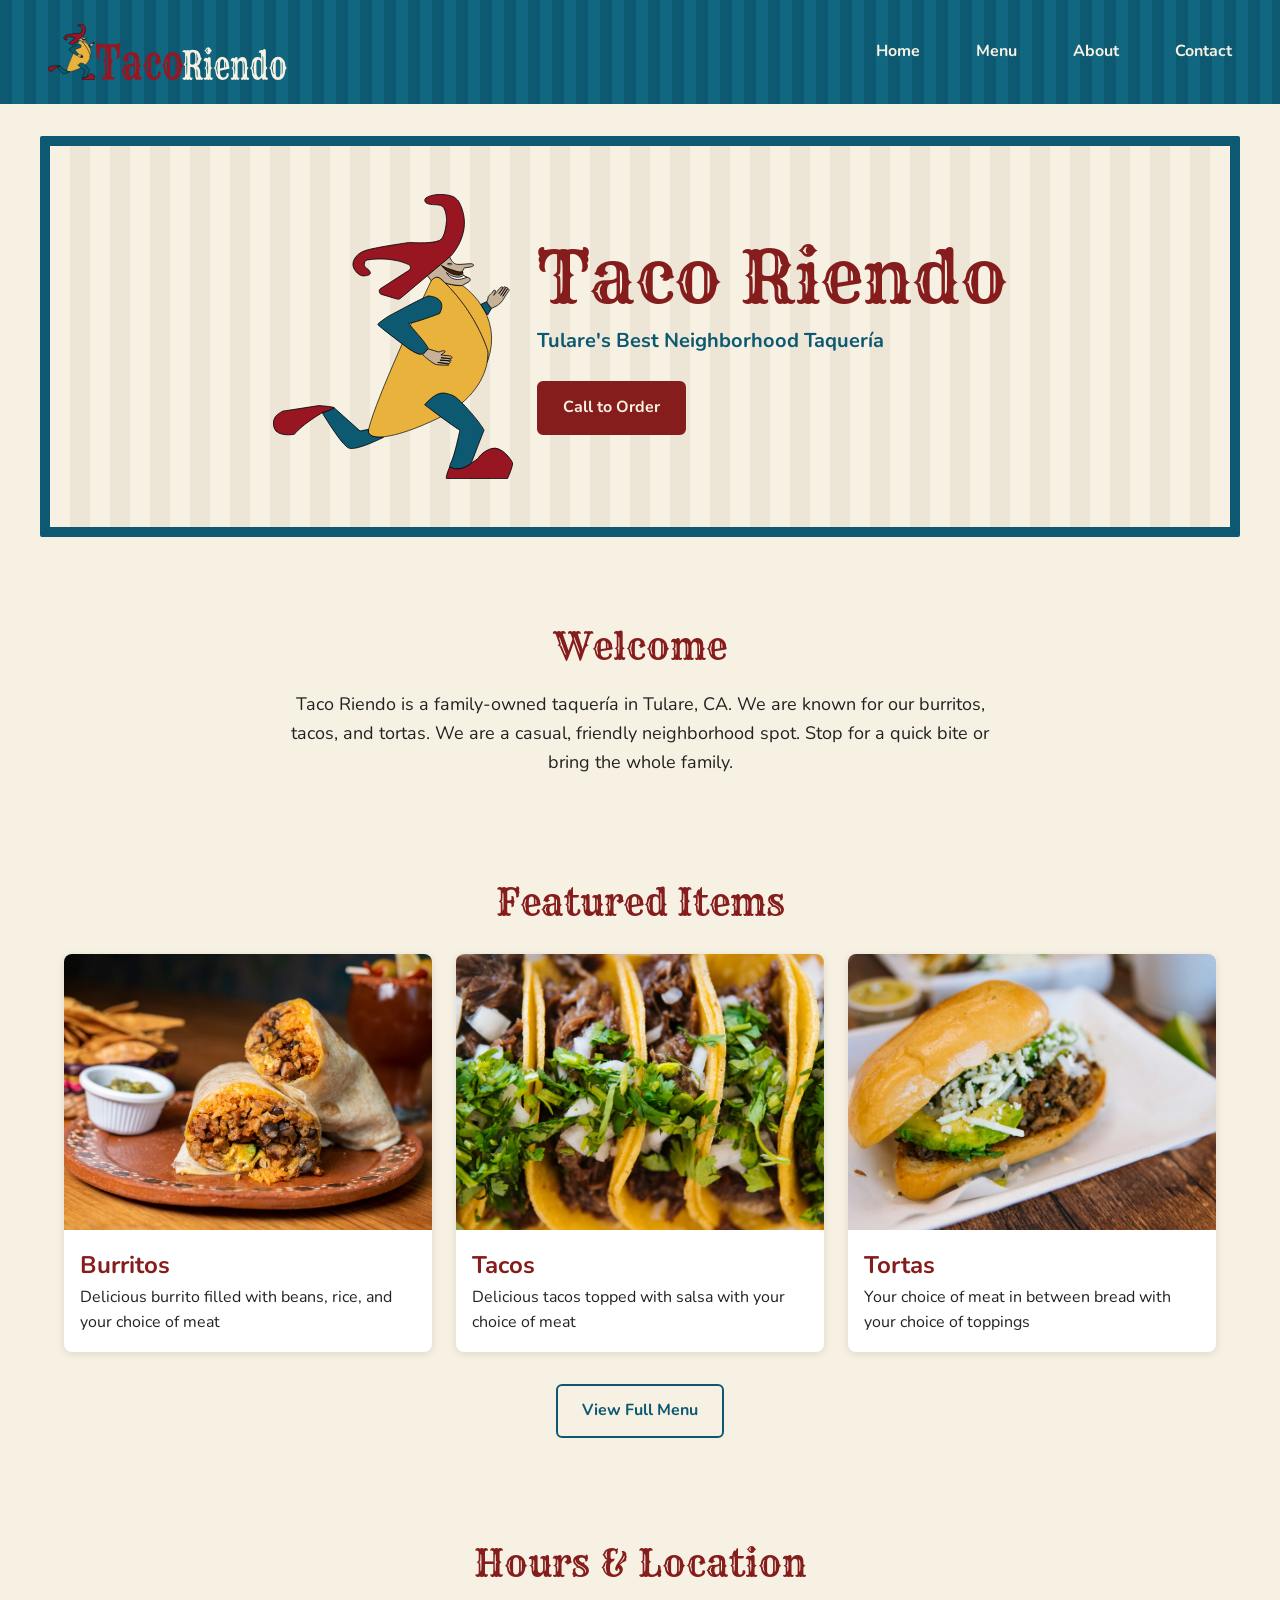
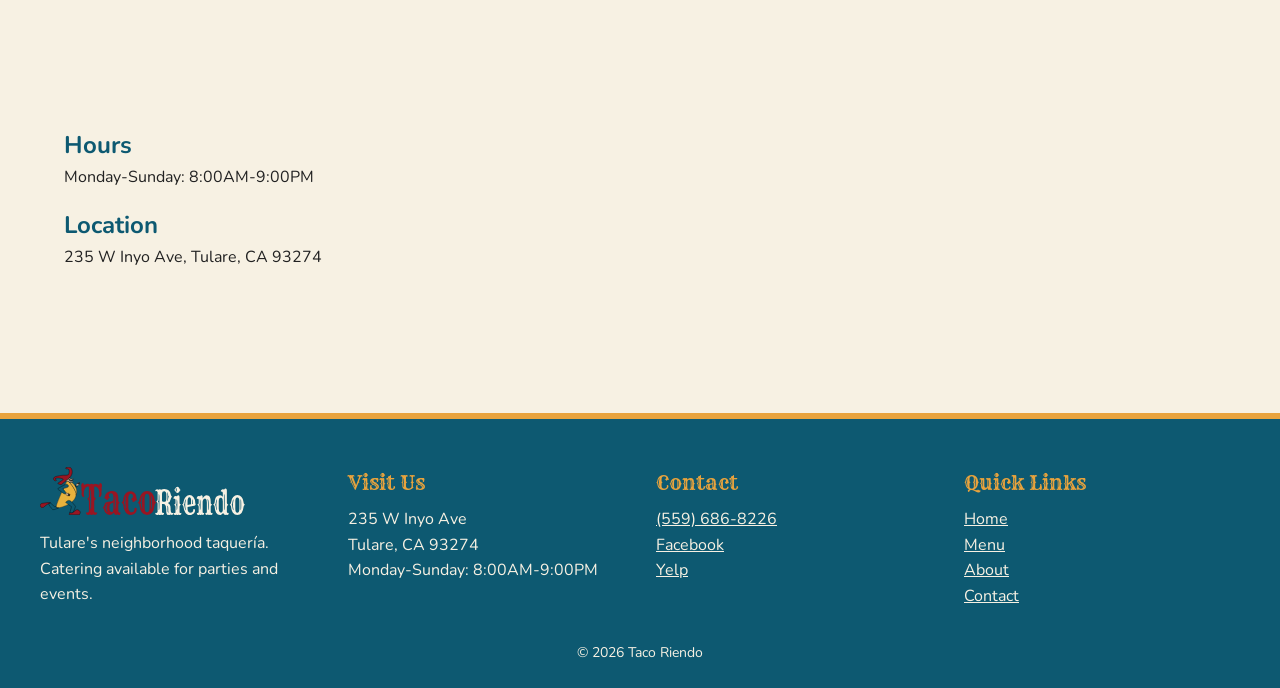
<file: index.html>
<!DOCTYPE html>
<html lang="en">

<head>
    <meta charset="UTF-8">
    <meta name="viewport" content="width=device-width, initial-scale=1.0">
    <title>Taco Riendo Taqueria in Tulare, CA</title>
    <link rel="preconnect" href="https://fonts.googleapis.com">
    <link rel="preconnect" href="https://fonts.gstatic.com" crossorigin>
    <link href="https://fonts.googleapis.com/css2?family=Nunito:wght@400;700&family=Rye&display=swap" rel="stylesheet">
    <link rel="stylesheet" href="css/styles.css">
</head>

<body>
    <!-- Header & Navigation -->
    <header>
        <nav>
            <a href="index.html"><img src="images/logo-light.svg" alt="Taco Riendo home"></a>
            <button class="hamburger" id="hamburger" aria-label="Toggle menu">
                &#9776;
            </button>
            <ul id="nav-menu">
                <li><a href="index.html">Home</a></li>
                <li><a href="menu.html">Menu</a></li>
                <li><a href="about.html">About</a></li>
                <li><a href="contact.html">Contact</a></li>
            </ul>
        </nav>
    </header>

    <!-- Main Content -->
    <main>
        <!--Hero-->
        <section id="hero">
            <img src="images/mascot.svg" alt="Taco Riendo Mascot Logo">
            <div class="hero-text">
                <h1>Taco Riendo</h1>
                <p>Tulare's Best Neighborhood Taquería</p>
                <a href="tel:5596868226" class="btn btn-primary">Call to Order</a>
            </div>
        </section>
        <!--Welcome-->
        <section id="welcome">
            <h2>Welcome</h2>
            <p>Taco Riendo is a family-owned taquería in Tulare, CA. We are
                known for our burritos, tacos, and tortas. We are a casual, friendly neighborhood spot. Stop for
                a quick bite or bring the whole family.
            </p>
        </section>
        <!--Featured Items-->
        <section id="featured">
            <h2>Featured Items</h2>
            <div class="featured-grid">
                <article class="featured-item">
                    <img src="images/burritos.jpg" alt="Burrito cut in half placed on a plate">
                    <h3>Burritos</h3>
                    <p>Delicious burrito filled with beans, rice, and your choice of meat</p>
                </article>
                <article class="featured-item">
                    <img src="images/tacos.jpg" alt="Tacos on a plate">
                    <h3>Tacos</h3>
                    <p>Delicious tacos topped with salsa with your choice of meat</p>
                </article>
                <article class="featured-item">
                    <img src="images/tortas.jpg" alt="Torta on a plate">
                    <h3>Tortas</h3>
                    <p>Your choice of meat in between bread with your choice of toppings</p>
                </article>
            </div>
            <a href="menu.html" class="btn btn-secondary">View Full Menu</a>
        </section>
        <!--Hours & Location-->
        <section id="hours-location">
            <h2>Hours & Location</h2>
            <div class="location-grid">
                <div class="location-info">
                    <h3>Hours</h3>
                    <ul>
                        <li>Monday-Sunday: 8:00AM-9:00PM</li>
                    </ul>
                    <h3>Location</h3>
                    <address>235 W Inyo Ave, Tulare, CA 93274</address>
                </div>
                <iframe
                    src="https://www.google.com/maps/embed?pb=!1m18!1m12!1m3!1d3219.437566688257!2d-119.35326662268972!3d36.204558072422294!2m3!1f0!2f0!3f0!3m2!1i1024!2i768!4f13.1!3m3!1m2!1s0x80952ba05bc8403f%3A0xa2f4624fd4c46712!2s235%20W%20Inyo%20Ave%2C%20Tulare%2C%20CA%2093274!5e0!3m2!1sen!2sus!4v1794469017906!5m2!1sen!2sus"
                    width="600" height="450" allowfullscreen="" loading="lazy"
                    referrerpolicy="strict-origin-when-cross-origin" title="Map of Taco Riendo"></iframe>
            </div>
        </section>
    </main>

    <!-- Footer -->
    <footer>
        <div class="footer-grid">
            <div class="footer-col">
                <img src="images/logo-light.svg" alt="Taco Riendo" class="footer-logo">
                <p>Tulare's neighborhood taquería. Catering available for parties and events.</p>
            </div>
            <div class="footer-col">
                <h2>Visit Us</h2>
                <address>235 W Inyo Ave<br>Tulare, CA 93274</address>
                <p>Monday-Sunday: 8:00AM-9:00PM</p>
            </div>
            <div class="footer-col">
                <h2>Contact</h2>
                <p><a href="tel:5596868226">(559) 686-8226</a> </p>
                <ul>
                    <li><a href="https://www.facebook.com/tacoriendo.tulare/">Facebook</a></li>
                    <li><a href="https://www.yelp.com/biz/taco-riendo-tulare">Yelp</a></li>
                </ul>
            </div>
            <nav class="footer-col" aria-label="Footer Navigation">
                <h2>Quick Links</h2>
                <ul>
                    <li><a href="index.html">Home</a></li>
                    <li><a href="menu.html">Menu</a></li>
                    <li><a href="about.html">About</a></li>
                    <li><a href="contact.html">Contact</a></li>
                </ul>
            </nav>
        </div>
        <p class="copyright">&copy; 2026 Taco Riendo</p>
    </footer>
    <script src="js/script.js"></script>
</body>

</html>
</file>
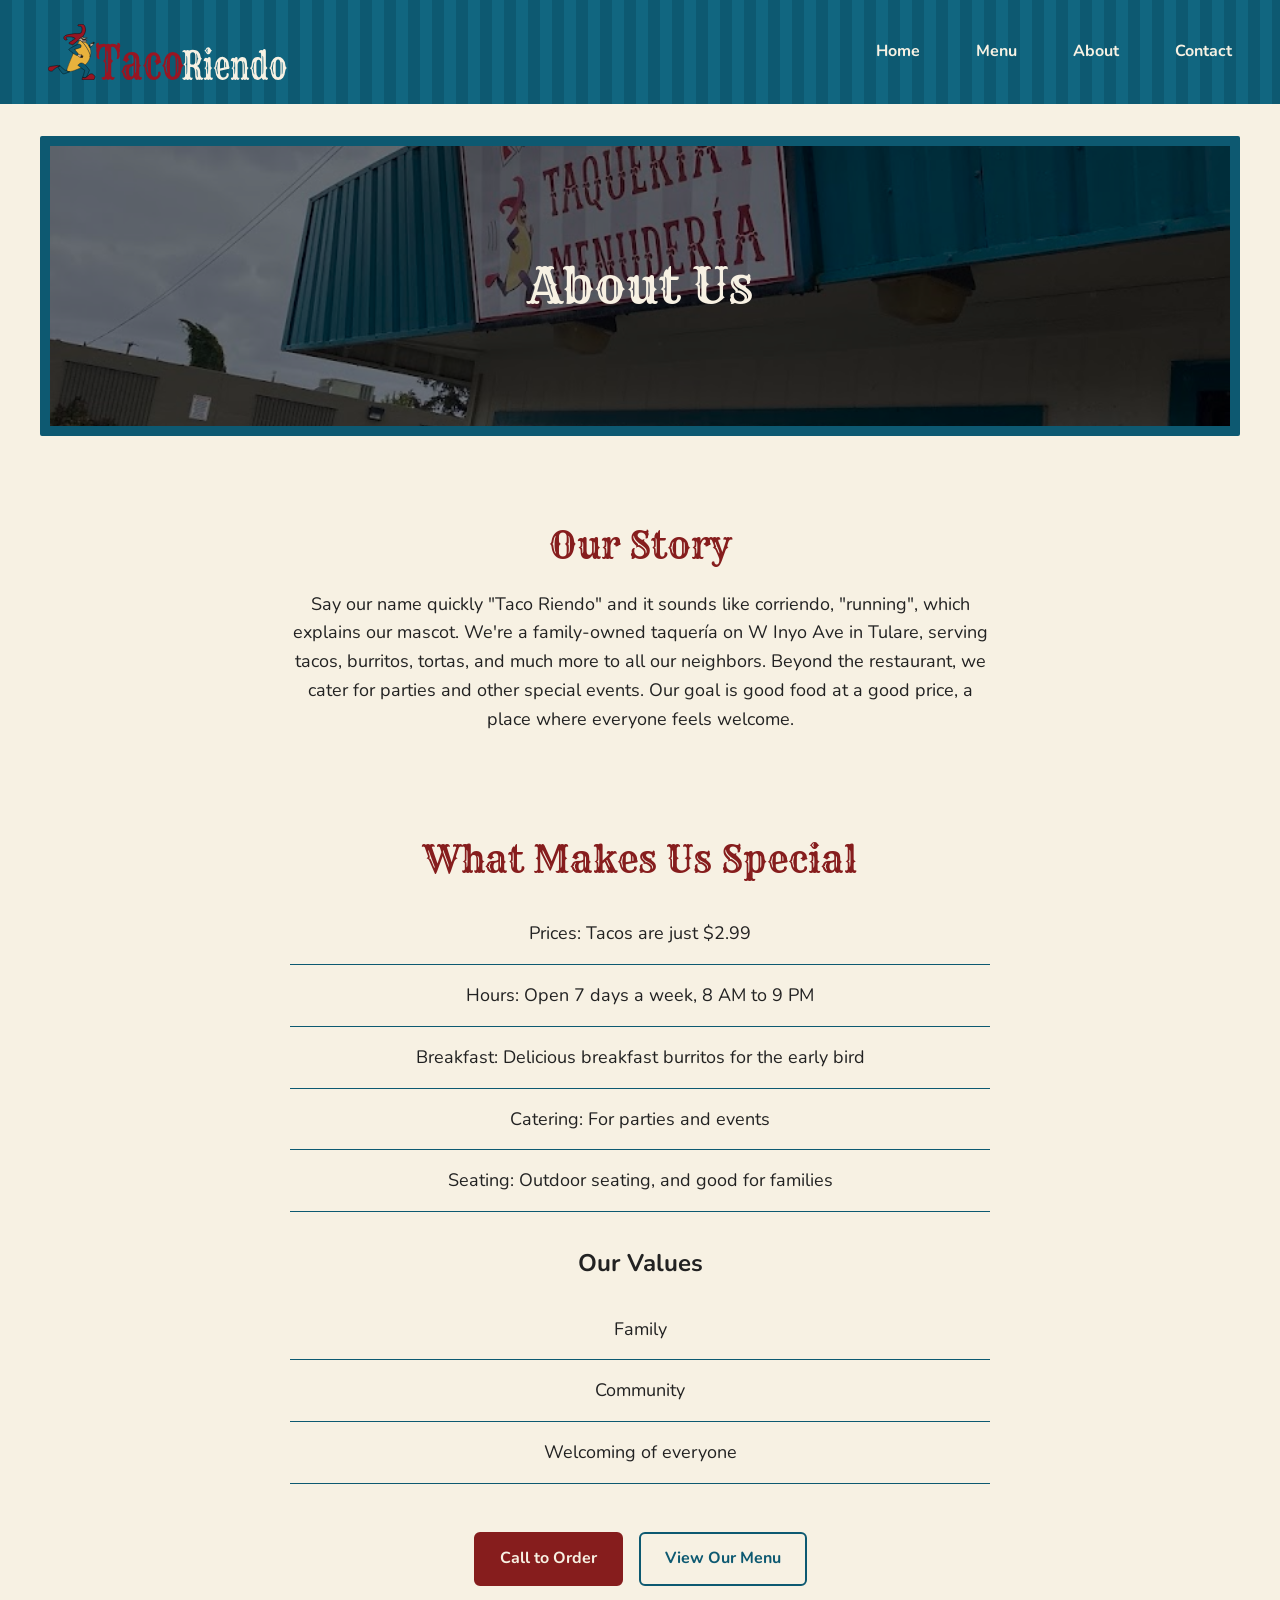
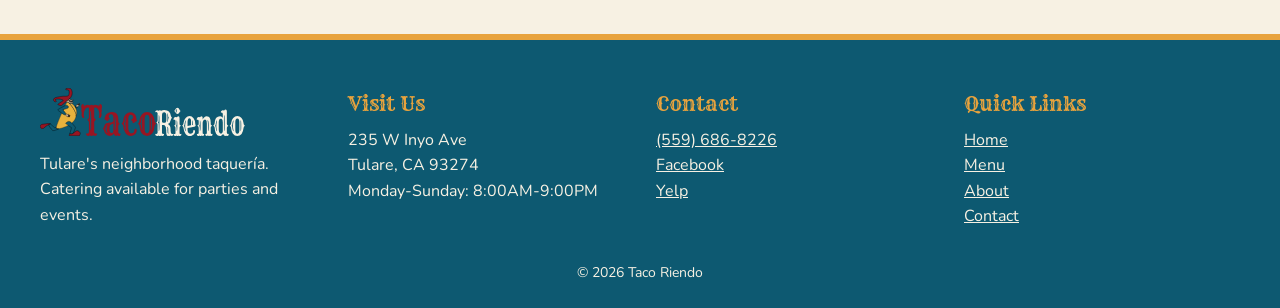
<file: about.html>
<!DOCTYPE html>
<html lang="en">

<head>
    <meta charset="UTF-8">
    <meta name="viewport" content="width=device-width, initial-scale=1.0">
    <title>About Us, Taco Riendo</title>
    <link rel="preconnect" href="https://fonts.googleapis.com">
    <link rel="preconnect" href="https://fonts.gstatic.com" crossorigin>
    <link href="https://fonts.googleapis.com/css2?family=Nunito:wght@400;700&family=Rye&display=swap" rel="stylesheet">
    <link rel="stylesheet" href="css/styles.css">
</head>

<body>
    <!-- Header & Navigation -->
    <header>
        <nav>
            <a href="index.html"><img src="images/logo-light.svg" alt="Taco Riendo home"></a>
            <button class="hamburger" id="hamburger" aria-label="Toggle menu">
                &#9776;
            </button>
            <ul id="nav-menu">
                <li><a href="index.html">Home</a></li>
                <li><a href="menu.html">Menu</a></li>
                <li><a href="about.html">About</a></li>
                <li><a href="contact.html">Contact</a></li>
            </ul>
        </nav>
    </header>

    <!-- Main Content -->
    <main>
        <!--Page Header-->
        <section id="page-header" class="photo-header">
            <h1>About Us</h1>
            <img src="images/storefront.jpg" alt="Taco Riendo Storefront">
        </section>
        <!--Our Story-->
        <section id="our-story">
            <h2>Our Story</h2>
            <p>Say our name quickly "Taco Riendo" and it sounds like corriendo, "running", which explains our mascot.
                We're a family-owned taquería on W Inyo Ave in Tulare, serving tacos, burritos, tortas, and much more
                to all our neighbors. Beyond the restaurant, we cater for parties and other
                special events. Our goal is good food at a good price, a place where everyone feels welcome.</p>
        </section>
        <!--What makes us special-->
        <section id="special">
            <h2>What Makes Us Special</h2>
            <ul>
                <li>Prices: Tacos are just $2.99</li>
                <li>Hours: Open 7 days a week, 8 AM to 9 PM</li>
                <li>Breakfast: Delicious breakfast burritos for the early bird</li>
                <li>Catering: For parties and events</li>
                <li>Seating: Outdoor seating, and good for families</li>
            </ul>
            <h3>Our Values</h3>
            <ul>
                <li>Family</li>
                <li>Community</li>
                <li>Welcoming of everyone</li>
            </ul>
        </section>
        <!--Call To Action-->
        <div id="about-cta">
            <a href="tel:5596868226" class="btn btn-primary">Call to Order</a>
            <a href="menu.html" class="btn btn-secondary">View Our Menu</a>
        </div>
    </main>

    <!-- Footer -->
    <footer>
        <div class="footer-grid">
            <div class="footer-col">
                <img src="images/logo-light.svg" alt="Taco Riendo" class="footer-logo">
                <p>Tulare's neighborhood taquería. Catering available for parties and events.</p>
            </div>
            <div class="footer-col">
                <h2>Visit Us</h2>
                <address>235 W Inyo Ave<br>Tulare, CA 93274</address>
                <p>Monday-Sunday: 8:00AM-9:00PM</p>
            </div>
            <div class="footer-col">
                <h2>Contact</h2>
                <p><a href="tel:5596868226">(559) 686-8226</a> </p>
                <ul>
                    <li><a href="https://www.facebook.com/tacoriendo.tulare/">Facebook</a></li>
                    <li><a href="https://www.yelp.com/biz/taco-riendo-tulare">Yelp</a></li>
                </ul>
            </div>
            <nav class="footer-col" aria-label="Footer Navigation">
                <h2>Quick Links</h2>
                <ul>
                    <li><a href="index.html">Home</a></li>
                    <li><a href="menu.html">Menu</a></li>
                    <li><a href="about.html">About</a></li>
                    <li><a href="contact.html">Contact</a></li>
                </ul>
            </nav>
        </div>
        <p class="copyright">&copy; 2026 Taco Riendo</p>
    </footer>
    <script src="js/script.js"></script>
</body>

</html>
</file>
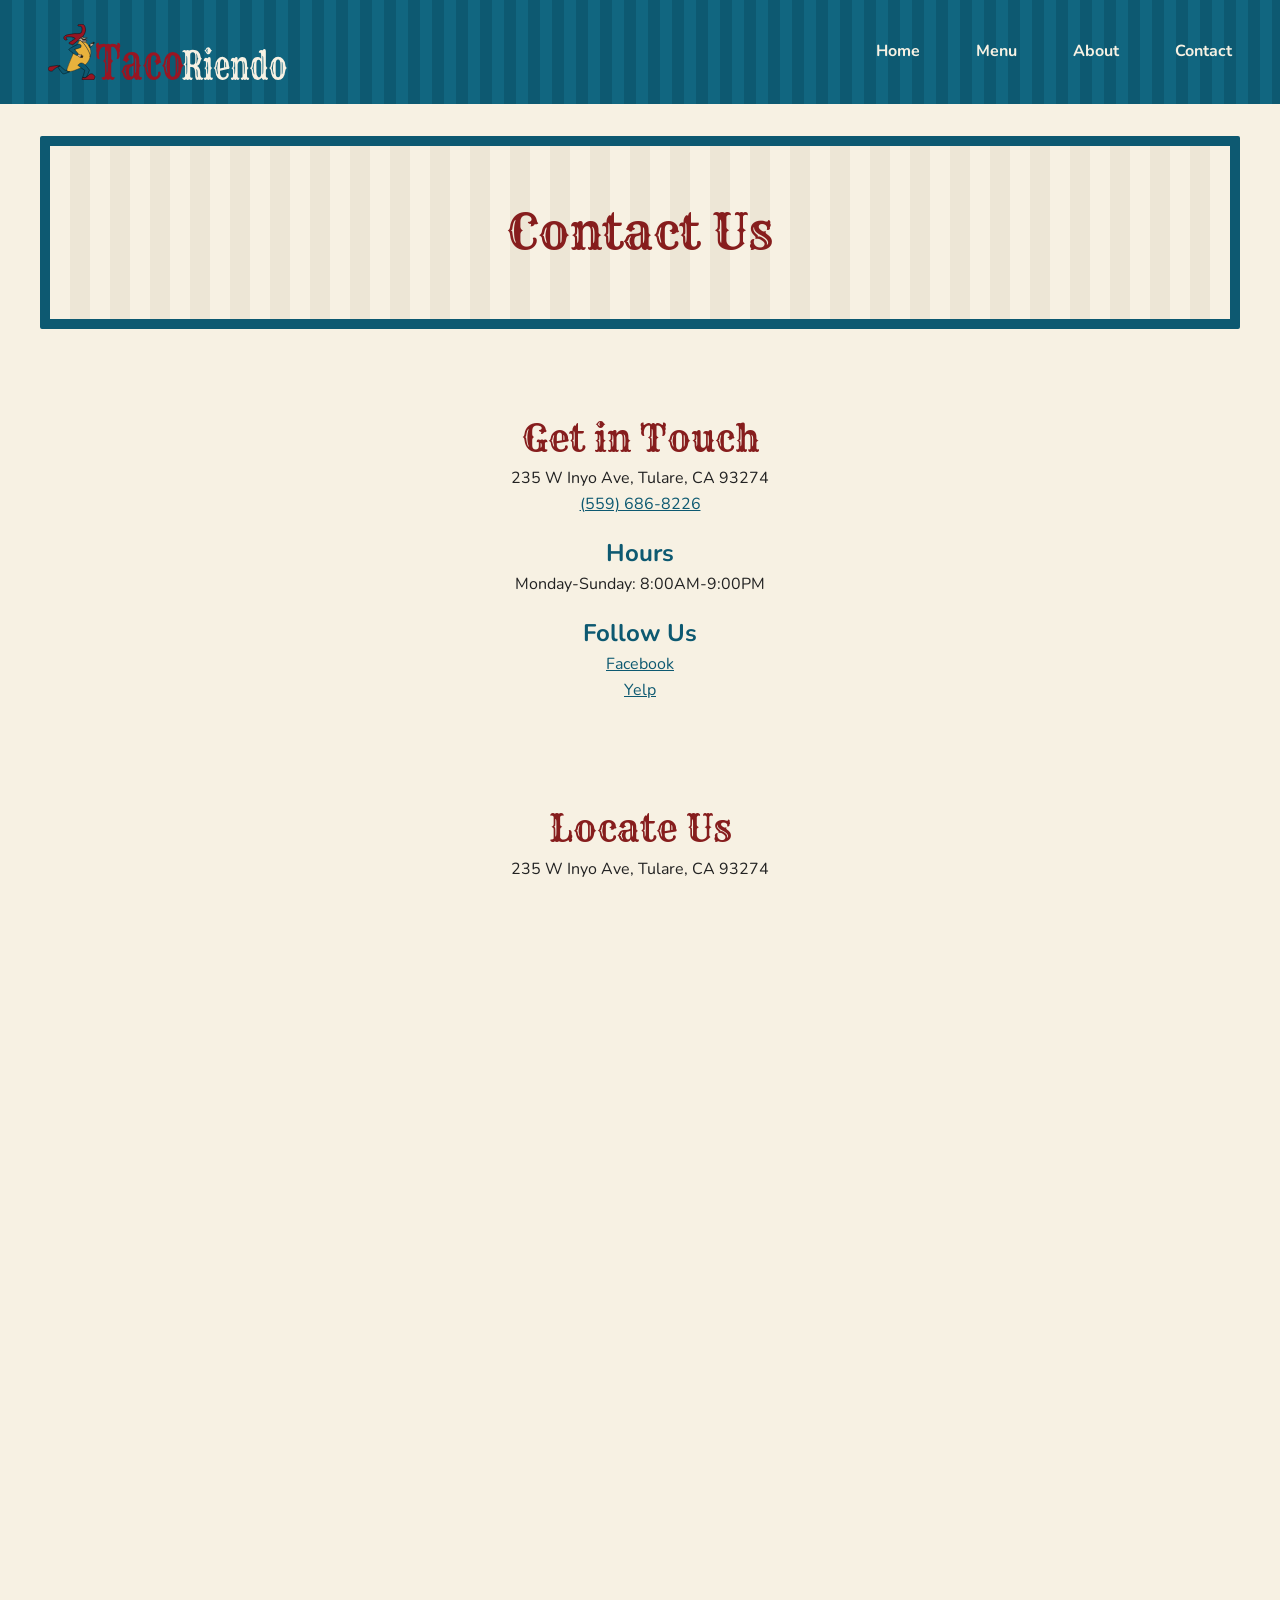
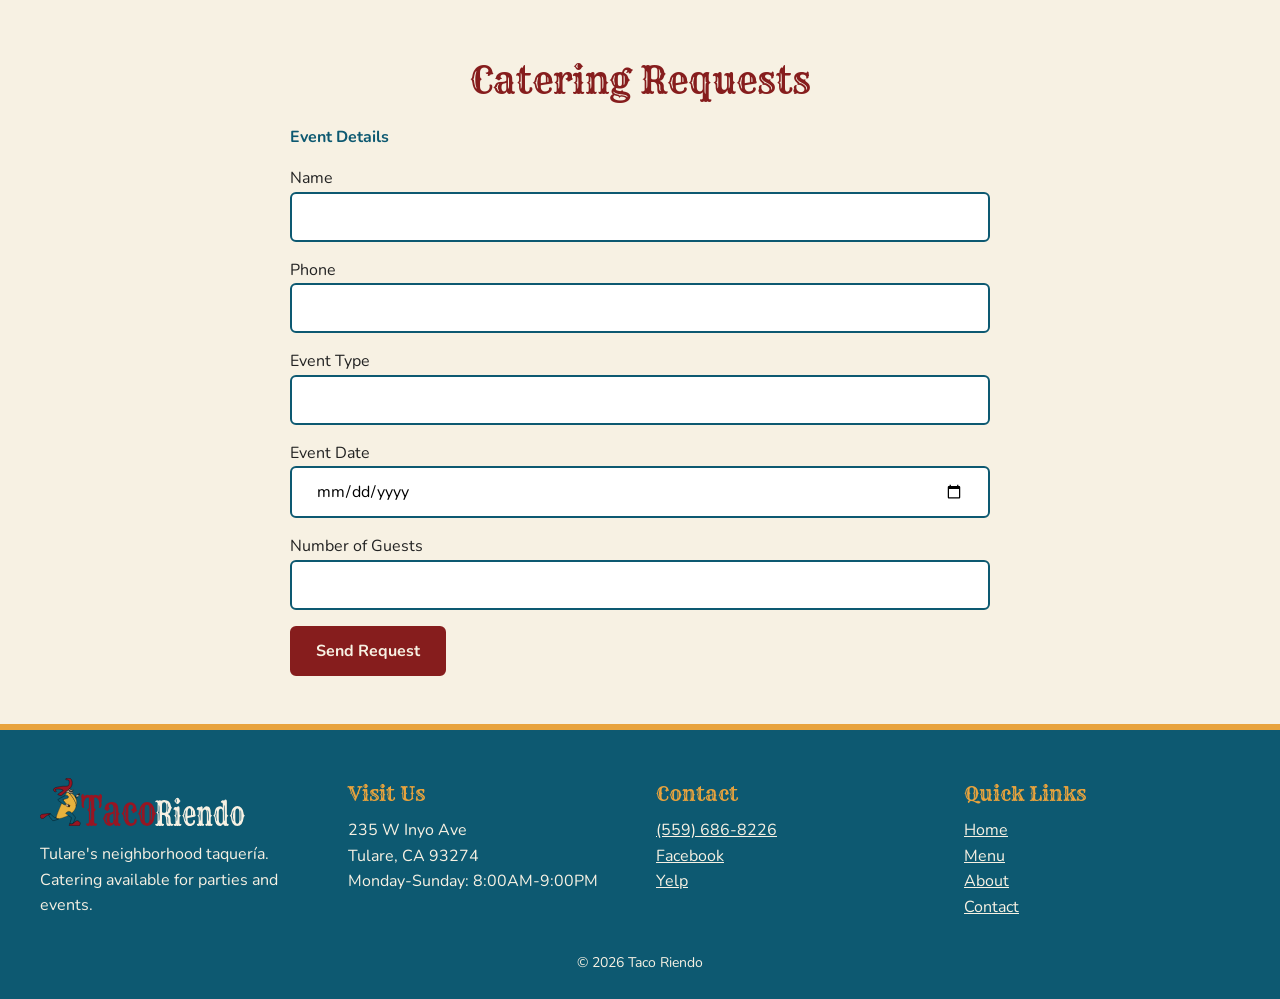
<file: contact.html>
<!DOCTYPE html>
<html lang="en">

<head>
    <meta charset="UTF-8">
    <meta name="viewport" content="width=device-width, initial-scale=1.0">
    <title>Contact, Taco Riendo</title>
    <link rel="preconnect" href="https://fonts.googleapis.com">
    <link rel="preconnect" href="https://fonts.gstatic.com" crossorigin>
    <link href="https://fonts.googleapis.com/css2?family=Nunito:wght@400;700&family=Rye&display=swap" rel="stylesheet">
    <link rel="stylesheet" href="css/styles.css">
</head>

<body>
    <!-- Header & Navigation -->
    <header>
        <nav>
            <a href="index.html"><img src="images/logo-light.svg" alt="Taco Riendo home"></a>
            <button class="hamburger" id="hamburger" aria-label="Toggle menu">
                &#9776;
            </button>
            <ul id="nav-menu">
                <li><a href="index.html">Home</a></li>
                <li><a href="menu.html">Menu</a></li>
                <li><a href="about.html">About</a></li>
                <li><a href="contact.html">Contact</a></li>
            </ul>
        </nav>
    </header>

    <!-- Main Content -->
    <main>
        <!--Page Header-->
        <section id="page-header">
            <h1>Contact Us</h1>
        </section>
        <!--Contact Info-->
        <section id="contact-info">
            <h2>Get in Touch</h2>
            <address>
                235 W Inyo Ave, Tulare, CA 93274<br>
                <a href="tel:5596868226">(559) 686-8226</a>
            </address>
            <h3>Hours</h3>
            <ul>
                <li>Monday-Sunday: 8:00AM-9:00PM</li>
            </ul>
            <h3>Follow Us</h3>
            <ul>
                <li><a href="https://www.facebook.com/tacoriendo.tulare/">Facebook</a></li>
                <li><a href="https://www.yelp.com/biz/taco-riendo-tulare">Yelp</a></li>
            </ul>
        </section>
        <!--Map-->
        <section id="map">
            <h2>Locate Us</h2>
            <address>235 W Inyo Ave, Tulare, CA 93274</address>
            <iframe
                src="https://www.google.com/maps/embed?pb=!1m18!1m12!1m3!1d3219.437566688257!2d-119.35326662268972!3d36.204558072422294!2m3!1f0!2f0!3f0!3m2!1i1024!2i768!4f13.1!3m3!1m2!1s0x80952ba05bc8403f%3A0xa2f4624fd4c46712!2s235%20W%20Inyo%20Ave%2C%20Tulare%2C%20CA%2093274!5e0!3m2!1sen!2sus!4v1794469017906!5m2!1sen!2sus"
                width="600" height="450" allowfullscreen="" loading="lazy"
                referrerpolicy="strict-origin-when-cross-origin" title="Map of Taco Riendo"></iframe>
        </section>
        <!--Catering Form-->
        <section id="catering">
            <h2>Catering Requests</h2>
            <form>
                <fieldset>
                    <legend>Event Details</legend>
                    <label for="name">Name</label>
                    <input type="text" id="name" name="name" required>
                    <label for="phone">Phone</label>
                    <input type="tel" id="phone" name="phone" required>
                    <label for="event-type">Event Type</label>
                    <input type="text" id="event-type" name="event-type" required>
                    <label for="event-date">Event Date</label>
                    <input type="date" id="event-date" name="event-date" required>
                    <label for="guests">Number of Guests</label>
                    <input type="number" id="guests" name="guests" required>
                    <button type="submit" class="btn btn-primary">Send Request</button>
                </fieldset>
            </form>
        </section>
    </main>

    <!-- Footer -->
    <footer>
        <div class="footer-grid">
            <div class="footer-col">
                <img src="images/logo-light.svg" alt="Taco Riendo" class="footer-logo">
                <p>Tulare's neighborhood taquería. Catering available for parties and events.</p>
            </div>
            <div class="footer-col">
                <h2>Visit Us</h2>
                <address>235 W Inyo Ave<br>Tulare, CA 93274</address>
                <p>Monday-Sunday: 8:00AM-9:00PM</p>
            </div>
            <div class="footer-col">
                <h2>Contact</h2>
                <p><a href="tel:5596868226">(559) 686-8226</a> </p>
                <ul>
                    <li><a href="https://www.facebook.com/tacoriendo.tulare/">Facebook</a></li>
                    <li><a href="https://www.yelp.com/biz/taco-riendo-tulare">Yelp</a></li>
                </ul>
            </div>
            <nav class="footer-col" aria-label="Footer Navigation">
                <h2>Quick Links</h2>
                <ul>
                    <li><a href="index.html">Home</a></li>
                    <li><a href="menu.html">Menu</a></li>
                    <li><a href="about.html">About</a></li>
                    <li><a href="contact.html">Contact</a></li>
                </ul>
            </nav>
        </div>
        <p class="copyright">&copy; 2026 Taco Riendo</p>
    </footer>
    <script src="js/script.js"></script>
</body>

</html>
</file>
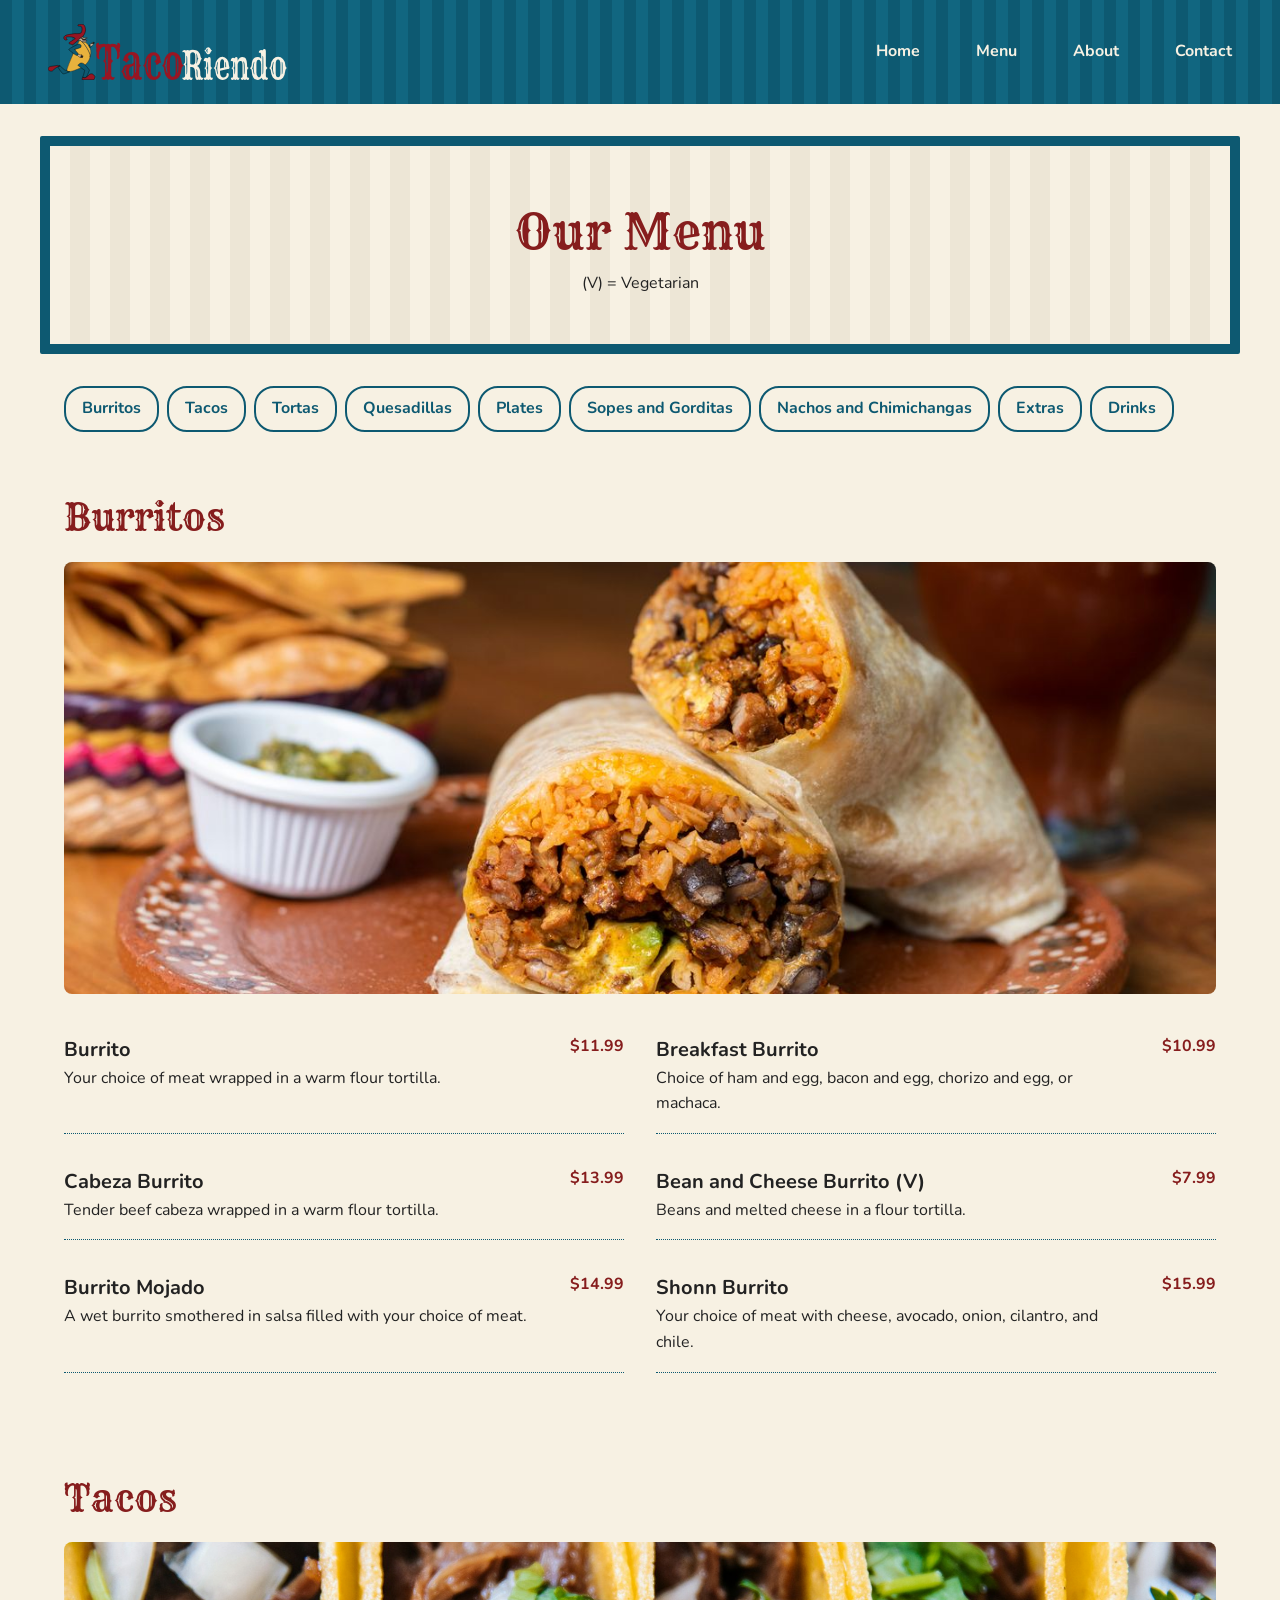
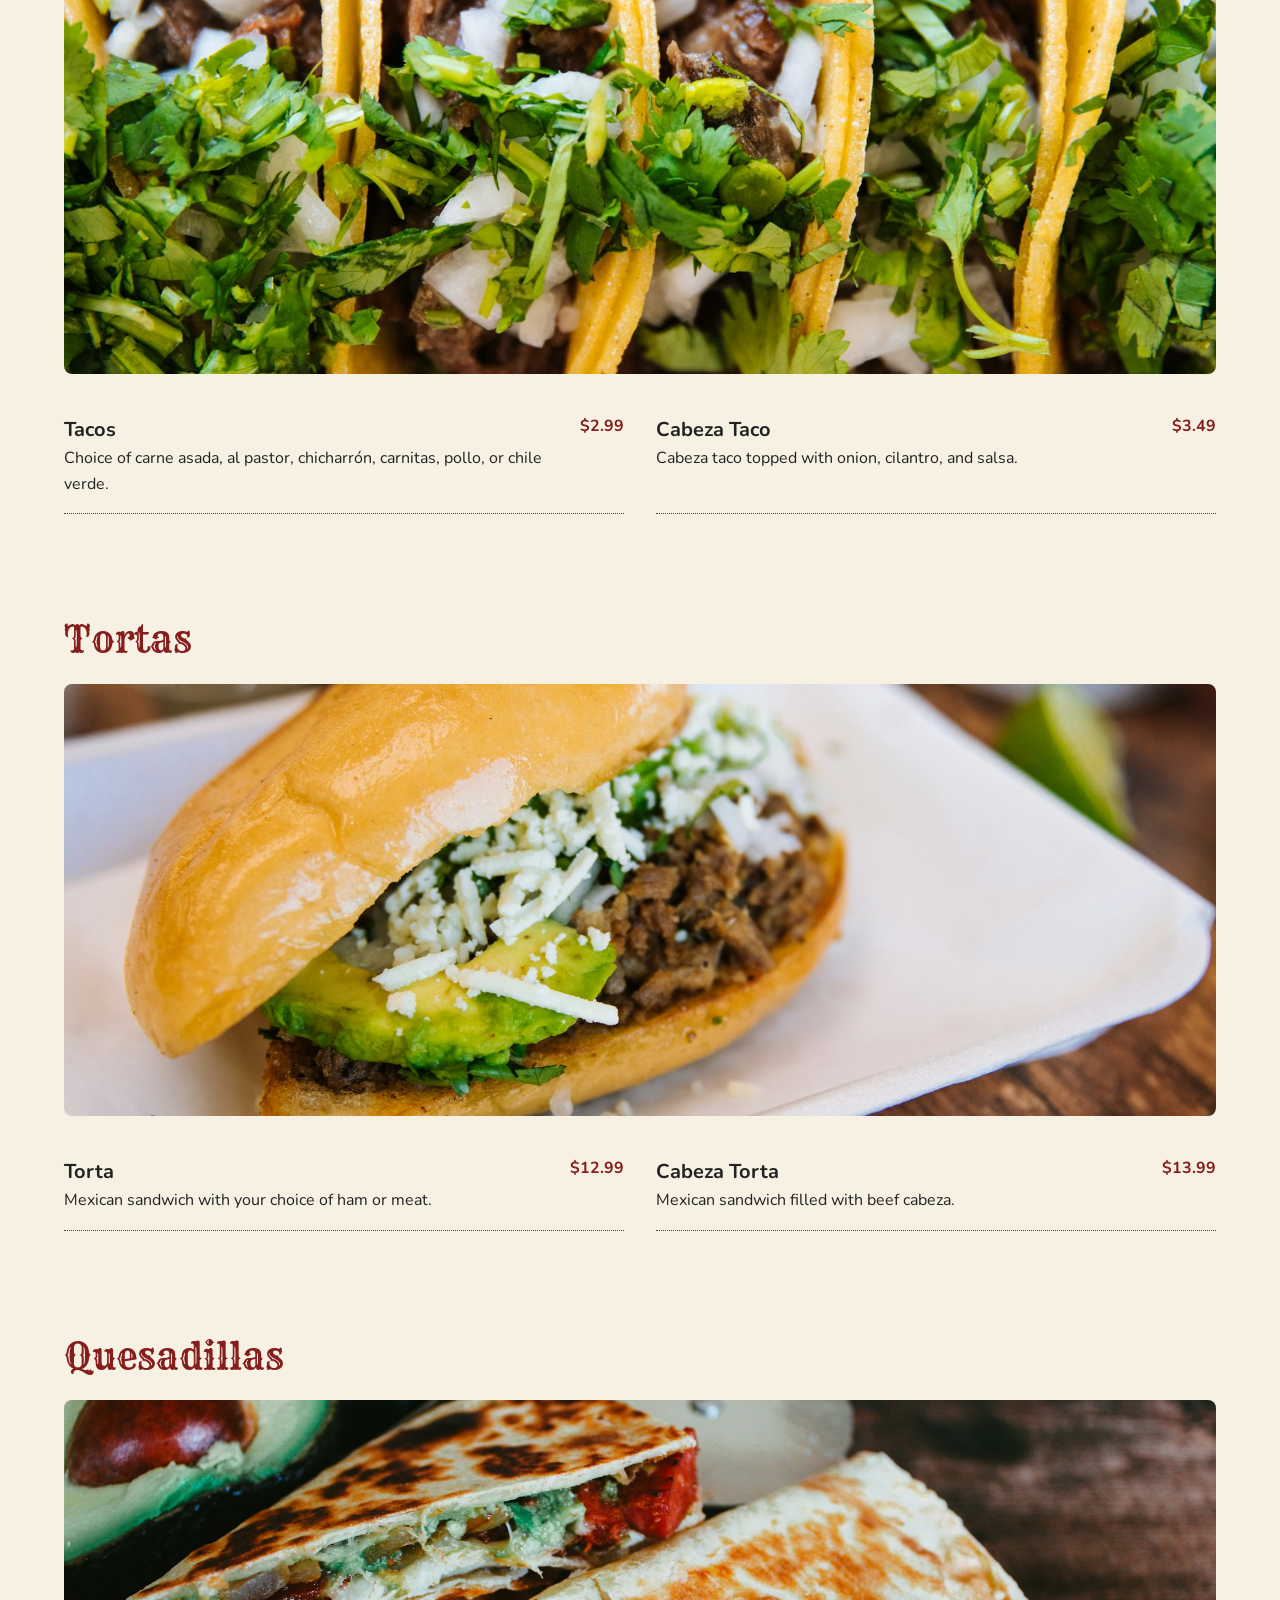
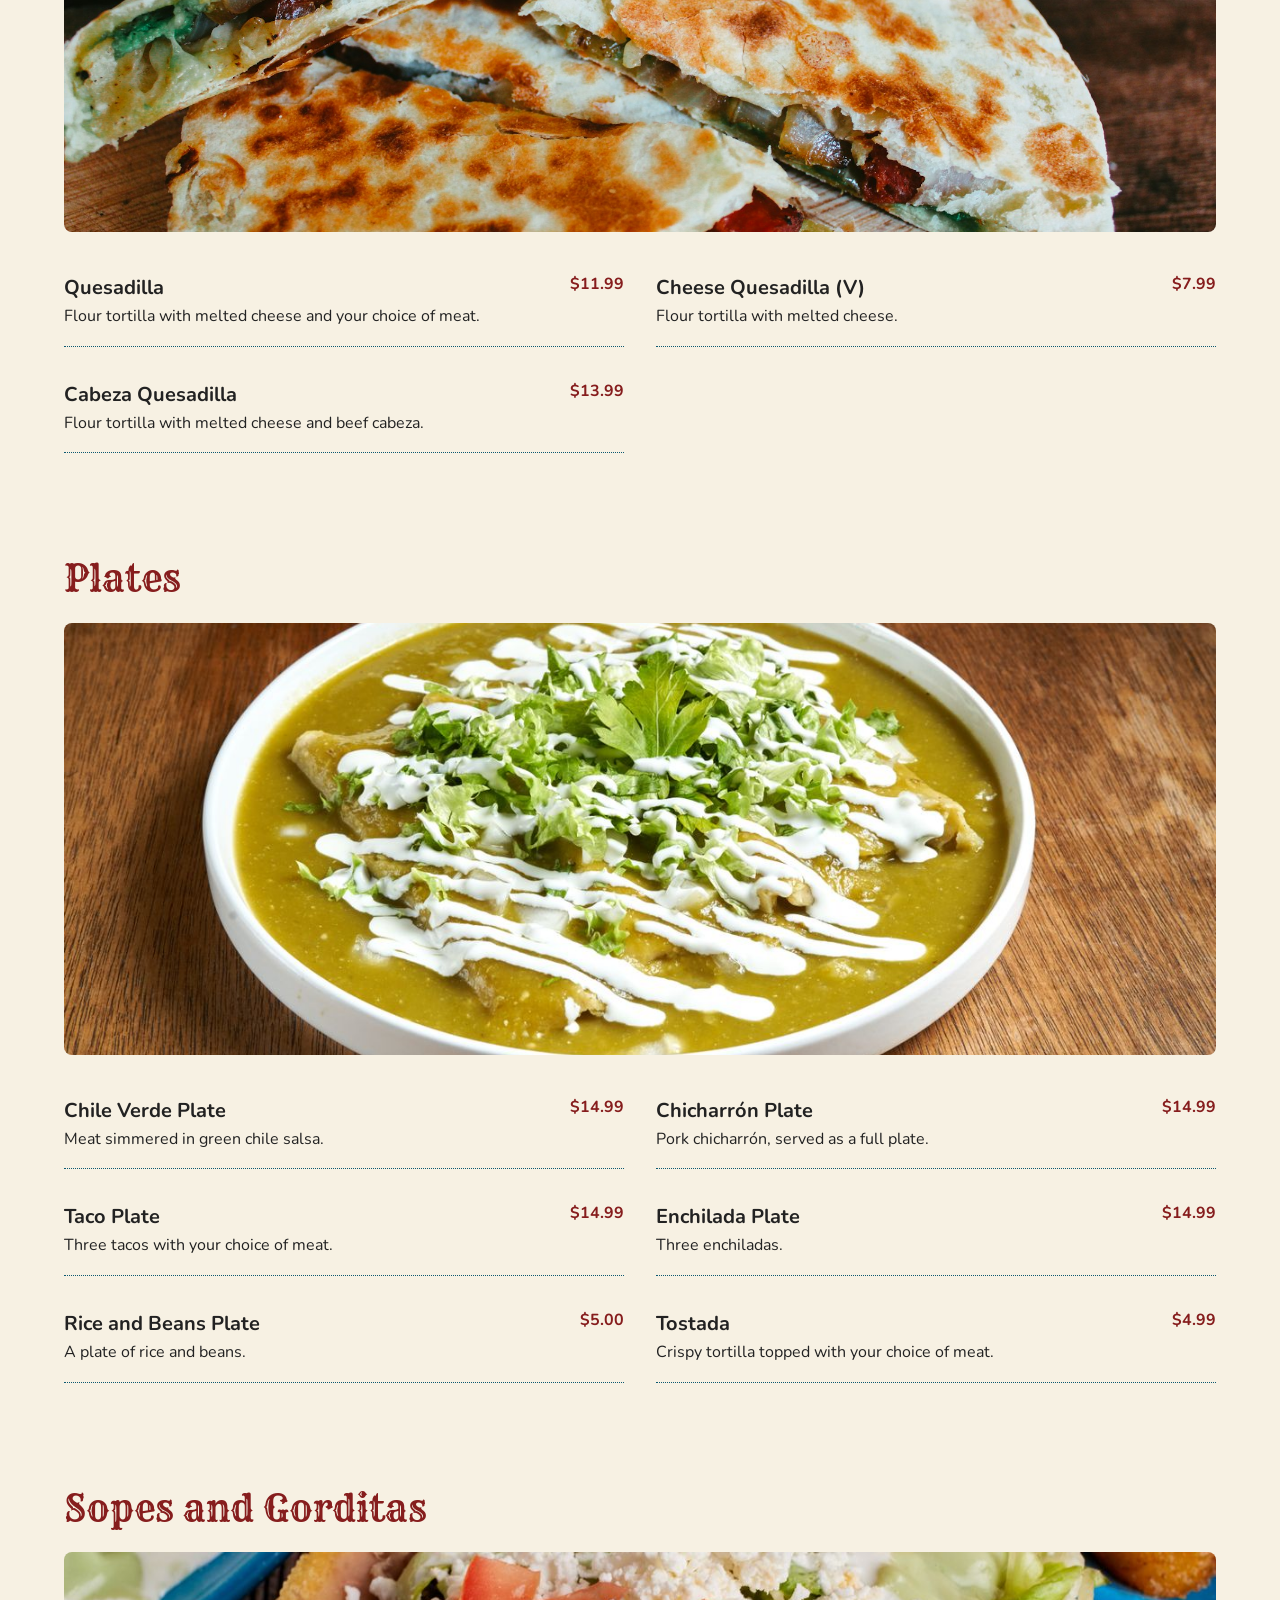
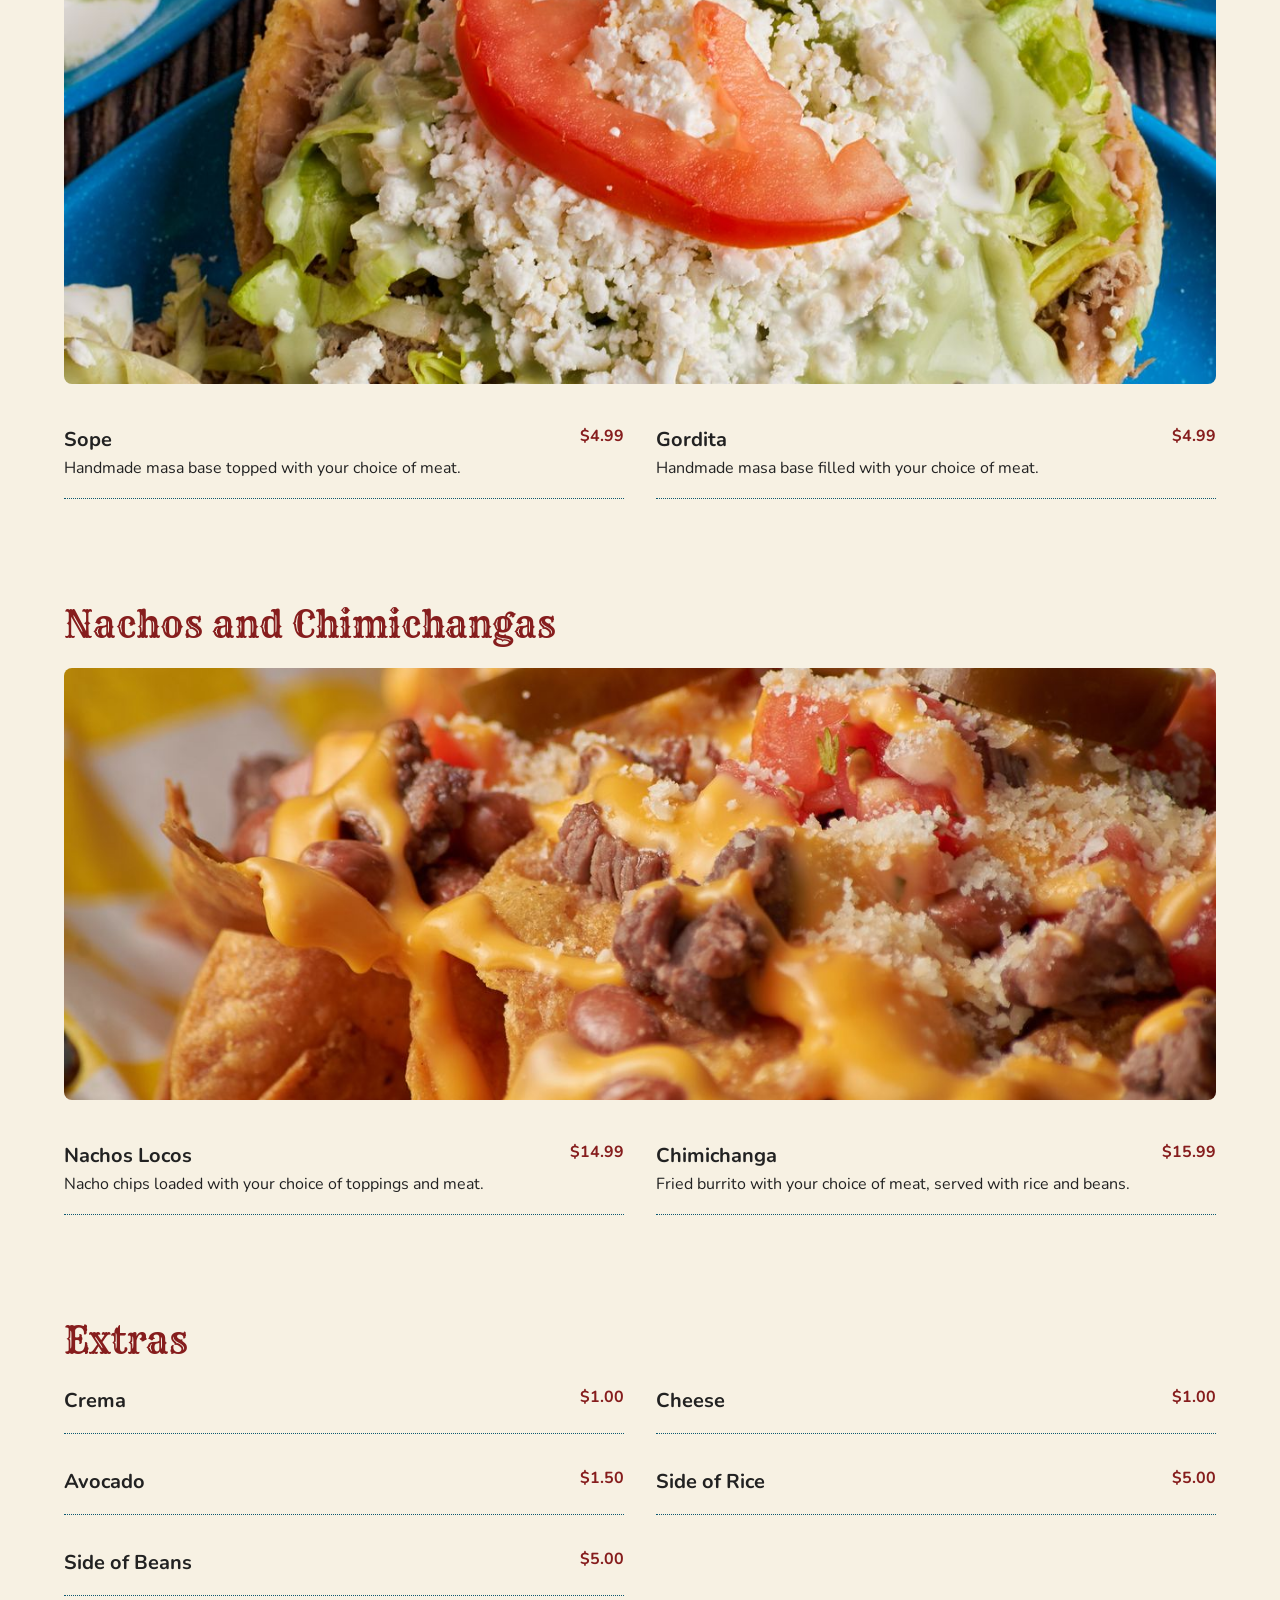
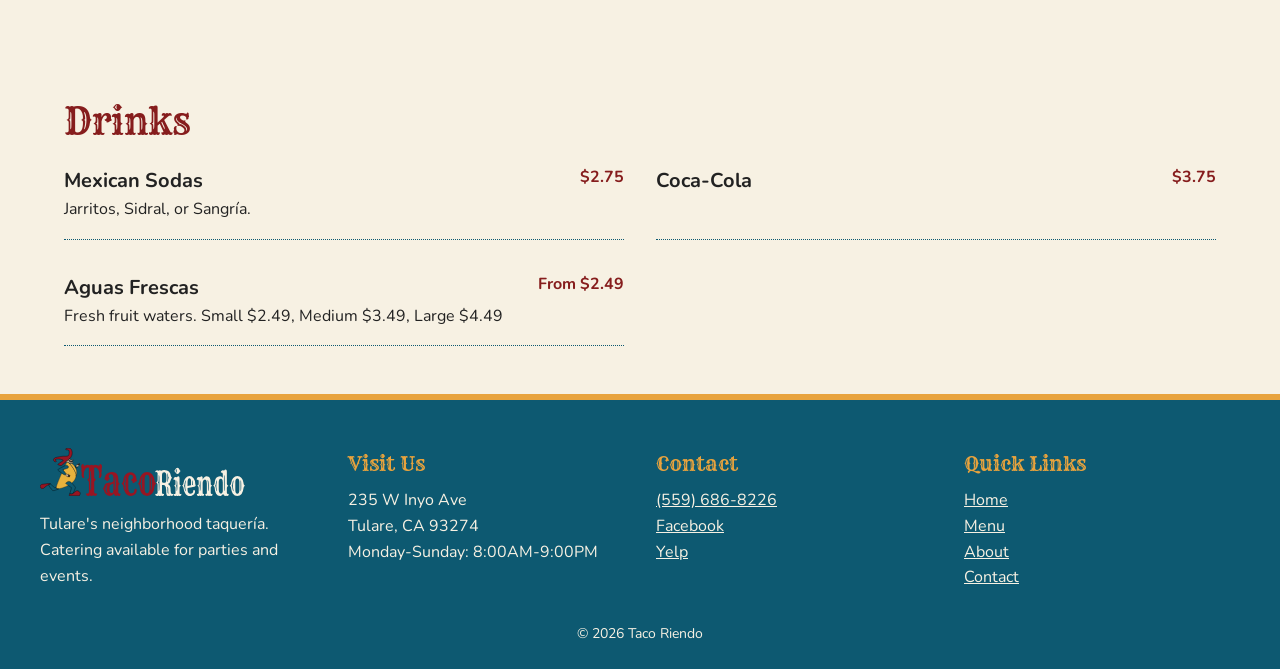
<file: menu.html>
<!DOCTYPE html>
<html lang="en">

<head>
    <meta charset="UTF-8">
    <meta name="viewport" content="width=device-width, initial-scale=1.0">
    <title>Menu, Taco Riendo</title>
    <link rel="preconnect" href="https://fonts.googleapis.com">
    <link rel="preconnect" href="https://fonts.gstatic.com" crossorigin>
    <link href="https://fonts.googleapis.com/css2?family=Nunito:wght@400;700&family=Rye&display=swap" rel="stylesheet">
    <link rel="stylesheet" href="css/styles.css">
</head>

<body>
    <!-- Header & Navigation -->
    <header>
        <nav>
            <a href="index.html"><img src="images/logo-light.svg" alt="Taco Riendo home"></a>
            <button class="hamburger" id="hamburger" aria-label="Toggle menu">
                &#9776;
            </button>
            <ul id="nav-menu">
                <li><a href="index.html">Home</a></li>
                <li><a href="menu.html">Menu</a></li>
                <li><a href="about.html">About</a></li>
                <li><a href="contact.html">Contact</a></li>
            </ul>
        </nav>
    </header>

    <!-- Main Content -->
    <main>
        <!--Page Header-->
        <section id="page-header">
            <h1>Our Menu</h1>
            <p>(V) = Vegetarian</p>
        </section>
        <!--Category Links-->
        <nav class="category-nav" aria-label="Menu categories">
            <ul>
                <li><a href="#burritos">Burritos</a></li>
                <li><a href="#tacos">Tacos</a></li>
                <li><a href="#tortas">Tortas</a></li>
                <li><a href="#quesadillas">Quesadillas</a></li>
                <li><a href="#plates">Plates</a></li>
                <li><a href="#sopes-gorditas">Sopes and Gorditas</a></li>
                <li><a href="#nachos-chimichangas">Nachos and Chimichangas</a></li>
                <li><a href="#extras">Extras</a></li>
                <li><a href="#drinks">Drinks</a></li>
            </ul>
        </nav>
        <!--Burritos-->
        <section id="burritos" class="menu-section">
            <h2>Burritos</h2>
            <img src="images/burritos.jpg" alt="Burrito cut in half laying on a plate">
            <div class="menu-items">
                <!--Same price choice of meat-->
                <article class="menu-item">
                    <h3>Burrito</h3>
                    <p>Your choice of meat wrapped in a warm flour tortilla.</p>
                    <p class="price">$11.99</p>
                </article>
                <!--Breakfast Burrito-->
                <article class="menu-item">
                    <h3>Breakfast Burrito</h3>
                    <p>Choice of ham and egg, bacon and egg, chorizo and egg, or machaca.</p>
                    <p class="price">$10.99</p>
                </article>
                <!--Cabeza Burrito-->
                <article class="menu-item">
                    <h3>Cabeza Burrito</h3>
                    <p>Tender beef cabeza wrapped in a warm flour tortilla.</p>
                    <p class="price">$13.99</p>
                </article>
                <!--Bean and Cheese Burrito-->
                <article class="menu-item">
                    <h3>Bean and Cheese Burrito (V)</h3>
                    <p>Beans and melted cheese in a flour tortilla.</p>
                    <p class="price">$7.99</p>
                </article>
                <!--Burrito Mojado-->
                <article class="menu-item">
                    <h3>Burrito Mojado</h3>
                    <p>A wet burrito smothered in salsa filled with your choice of meat.</p>
                    <p class="price">$14.99</p>
                </article>
                <!--Shonn Burrito-->
                <article class="menu-item">
                    <h3>Shonn Burrito</h3>
                    <p>Your choice of meat with cheese, avocado, onion, cilantro, and chile.</p>
                    <p class="price">$15.99</p>
                </article>
            </div>
        </section>
        <!--Tacos-->
        <section id="tacos" class="menu-section">
            <h2>Tacos</h2>
            <img src="images/tacos.jpg" alt="Tacos on a plate">
            <div class="menu-items">
                <!--Same price choice of meat-->
                <article class="menu-item">
                    <h3>Tacos</h3>
                    <p>Choice of carne asada, al pastor, chicharrón, carnitas, pollo, or chile verde.</p>
                    <p class="price">$2.99</p>
                </article>
                <!--Different price item-->
                <article class="menu-item">
                    <h3>Cabeza Taco</h3>
                    <p>Cabeza taco topped with onion, cilantro, and salsa.</p>
                    <p class="price">$3.49</p>
                </article>
            </div>
        </section>
        <!--Tortas-->
        <section id="tortas" class="menu-section">
            <h2>Tortas</h2>
            <img src="images/tortas.jpg" alt="Tortas laying on a plate">
            <div class="menu-items">
                <!--Same price choice of meat-->
                <article class="menu-item">
                    <h3>Torta</h3>
                    <p>Mexican sandwich with your choice of ham or meat.</p>
                    <p class="price">$12.99</p>
                </article>
                <!--Cabeza Torta-->
                <article class="menu-item">
                    <h3>Cabeza Torta</h3>
                    <p>Mexican sandwich filled with beef cabeza.</p>
                    <p class="price">$13.99</p>
                </article>
            </div>
        </section>
        <!--Queseadillas-->
        <section id="quesadillas" class="menu-section">
            <h2>Quesadillas</h2>
            <img src="images/quesadillas.jpg" alt="Quesadilla on a plate">
            <div class="menu-items">
                <!--Same price choice of meat-->
                <article class="menu-item">
                    <h3>Quesadilla</h3>
                    <p>Flour tortilla with melted cheese and your choice of meat.</p>
                    <p class="price">$11.99</p>
                </article>
                <!--Cheese quesadilla-->
                <article class="menu-item">
                    <h3>Cheese Quesadilla (V)</h3>
                    <p>Flour tortilla with melted cheese.</p>
                    <p class="price">$7.99</p>
                </article>
                <!--Cabeza Quesadilla-->
                <article class="menu-item">
                    <h3>Cabeza Quesadilla</h3>
                    <p>Flour tortilla with melted cheese and beef cabeza.</p>
                    <p class="price">$13.99</p>
                </article>
            </div>
        </section>
        <!--Plates-->
        <section id="plates" class="menu-section">
            <h2>Plates</h2>
            <img src="images/enchiladas.jpg" alt="Enchiladas on a plate">
            <div class="menu-items">
                <!--Chile Verde Plate-->
                <article class="menu-item">
                    <h3>Chile Verde Plate</h3>
                    <p>Meat simmered in green chile salsa.</p>
                    <p class="price">$14.99</p>
                </article>
                <!--Chicharrón Plate-->
                <article class="menu-item">
                    <h3>Chicharrón Plate</h3>
                    <p>Pork chicharrón, served as a full plate.</p>
                    <p class="price">$14.99</p>
                </article>
                <!--Taco Plate-->
                <article class="menu-item">
                    <h3>Taco Plate</h3>
                    <p>Three tacos with your choice of meat.</p>
                    <p class="price">$14.99</p>
                </article>
                <!--Enchilada Plate-->
                <article class="menu-item">
                    <h3>Enchilada Plate</h3>
                    <p>Three enchiladas.</p>
                    <p class="price">$14.99</p>
                </article>
                <!--Rice and Beans Plate-->
                <article class="menu-item">
                    <h3>Rice and Beans Plate</h3>
                    <p>A plate of rice and beans.</p>
                    <p class="price">$5.00</p>
                </article>
                <!--Tostada-->
                <article class="menu-item">
                    <h3>Tostada</h3>
                    <p>Crispy tortilla topped with your choice of meat.</p>
                    <p class="price">$4.99</p>
                </article>
            </div>
        </section>
        <!--Sopes and Gorditas-->
        <section id="sopes-gorditas" class="menu-section">
            <h2>Sopes and Gorditas</h2>
            <img src="images/sopes.jpg" alt="Sopes on a plate">
            <div class="menu-items">
                <!--Sope-->
                <article class="menu-item">
                    <h3>Sope</h3>
                    <p>Handmade masa base topped with your choice of meat.</p>
                    <p class="price">$4.99</p>
                </article>
                <!--Gordita-->
                <article class="menu-item">
                    <h3>Gordita</h3>
                    <p>Handmade masa base filled with your choice of meat.</p>
                    <p class="price">$4.99</p>
                </article>
            </div>
        </section>
        <!--Nachos and Chimichangas-->
        <section id="nachos-chimichangas" class="menu-section">
            <h2>Nachos and Chimichangas</h2>
            <img src="images/nachos.jpg" alt="Nachos with melted cheese and meat">
            <div class="menu-items">
                <!--Nachos-->
                <article class="menu-item">
                    <h3>Nachos Locos</h3>
                    <p>Nacho chips loaded with your choice of toppings and meat.</p>
                    <p class="price">$14.99</p>
                </article>
                <!--Chimichanga-->
                <article class="menu-item">
                    <h3>Chimichanga</h3>
                    <p>Fried burrito with your choice of meat, served with rice and beans.</p>
                    <p class="price">$15.99</p>
                </article>
            </div>
        </section>
        <!--Extras-->
        <section id="extras" class="menu-section">
            <h2>Extras</h2>
            <div class="menu-items">
                <!--Crema-->
                <article class="menu-item">
                    <h3>Crema</h3>
                    <p class="price">$1.00</p>
                </article>
                <!--Cheese-->
                <article class="menu-item">
                    <h3>Cheese</h3>
                    <p class="price">$1.00</p>
                </article>
                <!--Avocado-->
                <article class="menu-item">
                    <h3>Avocado</h3>
                    <p class="price">$1.50</p>
                </article>
                <!--Side of Rice-->
                <article class="menu-item">
                    <h3>Side of Rice</h3>
                    <p class="price">$5.00</p>
                </article>
                <!--Side of Beans-->
                <article class="menu-item">
                    <h3>Side of Beans</h3>
                    <p class="price">$5.00</p>
                </article>
            </div>
        </section>
        <!--Drinks-->
        <section id="drinks" class="menu-section">
            <h2>Drinks</h2>
            <div class="menu-items">
                <!--Mexican Sodas-->
                <article class="menu-item">
                    <h3>Mexican Sodas</h3>
                    <p>Jarritos, Sidral, or Sangría.</p>
                    <p class="price">$2.75</p>
                </article>
                <!--Coca-Cola-->
                <article class="menu-item">
                    <h3>Coca-Cola</h3>
                    <p class="price">$3.75</p>
                </article>
                <!--Aguas Frescas-->
                <article class="menu-item">
                    <h3>Aguas Frescas</h3>
                    <p>Fresh fruit waters. Small $2.49, Medium $3.49, Large $4.49</p>
                    <p class="price">From $2.49</p>
                </article>
            </div>
        </section>
    </main>

    <!-- Footer -->
    <footer>
        <div class="footer-grid">
            <div class="footer-col">
                <img src="images/logo-light.svg" alt="Taco Riendo" class="footer-logo">
                <p>Tulare's neighborhood taquería. Catering available for parties and events.</p>
            </div>
            <div class="footer-col">
                <h2>Visit Us</h2>
                <address>235 W Inyo Ave<br>Tulare, CA 93274</address>
                <p>Monday-Sunday: 8:00AM-9:00PM</p>
            </div>
            <div class="footer-col">
                <h2>Contact</h2>
                <p><a href="tel:5596868226">(559) 686-8226</a> </p>
                <ul>
                    <li><a href="https://www.facebook.com/tacoriendo.tulare/">Facebook</a></li>
                    <li><a href="https://www.yelp.com/biz/taco-riendo-tulare">Yelp</a></li>
                </ul>
            </div>
            <nav class="footer-col" aria-label="Footer Navigation">
                <h2>Quick Links</h2>
                <ul>
                    <li><a href="index.html">Home</a></li>
                    <li><a href="menu.html">Menu</a></li>
                    <li><a href="about.html">About</a></li>
                    <li><a href="contact.html">Contact</a></li>
                </ul>
            </nav>
        </div>
        <p class="copyright">&copy; 2026 Taco Riendo</p>
    </footer>
    <script src="js/script.js"></script>
</body>

</html>
</file>
<file: css/styles.css>
/* ===== Style Guide Variables =====*/
:root {
    /* Colors */
    --crushed-berry: #861D1D;
    --dark-teal: #0D5971;
    --honey-bronze: #E8A33D;
    --old-lace: #F7F1E3;
    --carbon-black: #222222;
    --crushed-berry-dark: #6B1717;
    --old-lace-dark: #ede6d6;

    /* Fonts */
    --font-heading: 'Rye', serif;
    --font-body: 'Nunito', sans-serif;

    /* Spacing (8-point grid) */
    --space-xs: 8px;
    --space-sm: 16px;
    --space-md: 24px;
    --space-lg: 32px;
    --space-xl: 48px;
    --space-xxl: 64px;
}

/* ===== Base Styles =====*/
* {
    box-sizing: border-box;
    margin: 0;
    padding: 0;
}

body {
    background-color: var(--old-lace);
    color: var(--carbon-black);
    font-family: var(--font-body);
    font-size: 16px;
    line-height: 1.6;
}

img {
    max-width: 100%;
    height: auto;
    display: block;
}

/* ===== Typography ===== */
h1,
h2 {
    font-family: var(--font-heading);
    font-weight: 400;
    color: var(--crushed-berry);
}

h1 {
    font-size: 48px;
}

h2 {
    font-size: 36px;
}

h3 {
    font-size: 24px;
    font-weight: 700;
}

a {
    color: var(--dark-teal);
}

/* ===== Navigation ===== */
header {
    /* ===== Awning effect ===== */
    background: repeating-linear-gradient(90deg,
            var(--dark-teal) 0px,
            var(--dark-teal) 12px,
            #116680 12px,
            #116680 24px);
}

header nav {
    display: flex;
    justify-content: space-between;
    align-items: center;
    padding: var(--space-sm) var(--space-lg);
    position: relative;
}

header nav img {
    height: 56px;
    width: auto;
}

header nav ul {
    display: flex;
    gap: var(--space-md);
    list-style: none;
}

header nav a {
    color: var(--old-lace);
    font-weight: 700;
    text-decoration: none;
    padding: var(--space-xs) var(--space-sm);
}

header nav a:hover {
    color: var(--honey-bronze);
}

header nav a:focus {
    outline: 3px solid var(--honey-bronze);
    outline-offset: 2px;
}

/* ===== Buttons =====*/
.btn {
    display: inline-block;
    font-family: var(--font-body);
    font-weight: 700;
    font-size: 16px;
    text-decoration: none;
    padding: 12px var(--space-md);
    border-radius: 6px;
    border: 2px solid transparent;
    min-height: 44px;
    cursor: pointer;
    transition: all 0.2s ease;
}

/* Primary */
.btn-primary {
    background-color: var(--crushed-berry);
    color: var(--old-lace);
    border-color: var(--crushed-berry);
}

.btn-primary:hover {
    background-color: var(--crushed-berry-dark);
    border-color: var(--crushed-berry-dark);
}

/* Secondary */
.btn-secondary {
    background-color: transparent;
    color: var(--dark-teal);
    border-color: var(--dark-teal);
}

.btn-secondary:hover {
    background-color: var(--dark-teal);
    color: var(--old-lace);
}

/* Shared */
.btn:focus {
    outline: 3px solid var(--honey-bronze);
    outline-offset: 2px;
}

.btn:active {
    transform: translateY(1px);
}

/* ===== Footer ===== */
footer {
    background-color: var(--dark-teal);
    color: var(--old-lace);
    border-top: 6px solid var(--honey-bronze);
    padding: var(--space-xl) var(--space-lg) var(--space-md);
}

.footer-grid {
    display: grid;
    grid-template-columns: 1fr;
    gap: var(--space-lg);
    max-width: 1200px;
    margin: 0 auto;
}

/* Columns on desktop */
@media (min-width: 1024px) {
    .footer-grid {
        grid-template-columns: repeat(4, 1fr);
    }
}

.footer-logo {
    height: 48px;
    width: auto;
    margin-bottom: var(--space-sm);
}

footer h2 {
    font-size: 20px;
    color: var(--honey-bronze);
    margin-bottom: var(--space-xs);
}

footer ul {
    list-style: none;
}

footer a {
    color: var(--old-lace);
}

footer a:hover {
    color: var(--honey-bronze);
}

.copyright {
    text-align: center;
    font-size: 14px;
    margin-top: var(--space-lg);
}

/* ===== Page Headers ===== */
#page-header,
#hero {
    position: relative;
    max-width: 1200px;
    margin: var(--space-lg) auto;
    padding: var(--space-xl) var(--space-md);
    text-align: center;
    border: 10px solid var(--dark-teal);
    border-radius: 2px;
    background: repeating-linear-gradient(90deg,
            var(--old-lace) 0px,
            var(--old-lace) 20px,
            var(--old-lace-dark) 20px,
            var(--old-lace-dark) 40px);
}

.photo-header {
    min-height: 300px;
    display: flex;
    align-items: center;
    justify-content: center;
    overflow: hidden;
}

.photo-header img {
    position: absolute;
    top: 0;
    left: 0;
    width: 100%;
    height: 100%;
    object-fit: cover;
}

.photo-header::before {
    content: "";
    position: absolute;
    top: 0;
    left: 0;
    width: 100%;
    height: 100%;
    background: rgba(0, 0, 0, 0.5);
    z-index: 1;
}

.photo-header h1 {
    position: relative;
    z-index: 2;
    color: var(--old-lace);
}

/* ===== Homepage Hero ===== */
#hero {
    display: flex;
    flex-direction: column;
    align-items: center;
    gap: var(--space-md);
}

#hero img {
    width: 180px;
}

#hero h1 {
    font-size: 56px;
    line-height: 1.1;
}

.hero-text p {
    font-size: 20px;
    font-weight: 700;
    color: var(--dark-teal);
    margin: var(--space-xs) 0 var(--space-md);
}

@media (min-width: 768px) {
    #hero {
        flex-direction: row;
        justify-content: center;
        text-align: left;
    }

    #hero img {
        width: 240px;
    }

    #hero h1 {
        font-size: 72px;
    }
}

/* ===== Sections ===== */
main section {
    max-width: 1200px;
    margin: 0 auto;
    padding: var(--space-xl) var(--space-md);
}

/* ===== Welcome ===== */
#welcome {
    text-align: center;
}

#welcome p {
    max-width: 700px;
    margin: var(--space-sm) auto 0;
    font-size: 18px;
}

/* ===== Featured Items ====== */
#featured {
    text-align: center;
}

.featured-grid {
    display: grid;
    grid-template-columns: 1fr;
    gap: var(--space-md);
    margin: var(--space-md) 0 var(--space-lg);
}

@media (min-width: 768px) {
    .featured-grid {
        grid-template-columns: repeat(3, 1fr);
    }
}

.featured-item {
    background-color: white;
    border-radius: 8px;
    overflow: hidden;
    box-shadow: 0 2px 8px rgba(0, 0, 0, 0.1);
    text-align: left;
}

.featured-item img {
    width: 100%;
    aspect-ratio: 4/3;
    object-fit: cover;
}

.featured-item h3,
.featured-item p {
    padding: 0 var(--space-sm);
}

.featured-item h3 {
    margin-top: var(--space-sm);
    color: var(--crushed-berry);
}

.featured-item p {
    padding-bottom: var(--space-sm);
}

/* ===== Hours & Location ===== */
#hours-location h2 {
    text-align: center;
}

.location-grid {
    display: grid;
    grid-template-columns: 1fr;
    gap: var(--space-lg);
    margin-top: var(--space-md);
    align-items: center;
}

@media (min-width: 768px) {
    .location-grid {
        grid-template-columns: 1fr 2fr;
    }
}

.location-info h3 {
    color: var(--dark-teal);
    margin-top: var(--space-sm);
}

.location-info ul {
    list-style: none;
}

/* All maps */
iframe {
    width: 100%;
    height: 350px;
    border: 0;
    border-radius: 8px;
}

address {
    font-style: normal;
}

/* ===== Menu: Category Links ===== */
.category-nav {
    max-width: 1200px;
    margin: 0 auto;
    padding: 0 var(--space-md);
}

.category-nav ul {
    display: flex;
    gap: var(--space-xs);
    list-style: none;
    overflow-x: auto;
    padding-bottom: var(--space-xs);
}

.category-nav li {
    flex-shrink: 0;
}

.category-nav a {
    display: block;
    padding: var(--space-xs) var(--space-sm);
    border: 2px solid var(--dark-teal);
    border-radius: 20px;
    font-weight: 700;
    text-decoration: none;
    white-space: nowrap;
}

.category-nav a:hover {
    background-color: var(--dark-teal);
    color: var(--old-lace);
}

/* ===== Menu: categories ===== */
.menu-section img {
    width: 100%;
    aspect-ratio: 16/6;
    object-fit: cover;
    border-radius: 8px;
    margin: var(--space-sm) 0 var(--space-md);
}

.menu-items {
    display: grid;
    grid-template-columns: 1fr;
    gap: var(--space-sm) var(--space-lg);
}

@media (min-width: 768px) {
    .menu-items {
        grid-template-columns: repeat(2, 1fr);
    }
}

/* Menu item left and price right */
.menu-item {
    position: relative;
    padding: var(--space-sm) 80px var(--space-sm) 0;
    border-bottom: 1px dotted var(--dark-teal);
}

.menu-item h3 {
    font-size: 20px;
}

.menu-item .price {
    position: absolute;
    top: var(--space-sm);
    right: 0;
    font-weight: 700;
    color: var(--crushed-berry);
}

/* ===== About Page ===== */
#our-story {
    text-align: center;
}

#our-story p {
    max-width: 700px;
    margin: var(--space-sm) auto 0;
    font-size: 18px;
}

#special {
    text-align: center;
}

#special h3 {
    margin-top: var(--space-lg);
}

#special ul {
    list-style: none;
    max-width: 700px;
    margin: var(--space-sm) auto 0;
    font-size: 18px;
}

#special li {
    padding: var(--space-sm) 0;
    border-bottom: 1px solid var(--dark-teal);
}

#about-cta {
    display: flex;
    justify-content: center;
    align-items: center;
    gap: var(--space-sm);
    margin: 0 0 var(--space-xl);
}

/* ===== Contact Us =====*/
#contact-info {
    text-align: center;
}

#contact-info ul {
    list-style: none;
}

#contact-info h3 {
    color: var(--dark-teal);
    margin-top: var(--space-sm);
}

#map {
    text-align: center;
}

#map iframe {
    margin-top: var(--space-sm);
    aspect-ratio: 16/9;
    height: auto;
}

#catering h2 {
    text-align: center;
}

#catering form {
    max-width: 700px;
    margin: var(--space-sm) auto 0;
}

#catering label {
    display: block;
}

#catering input {
    margin-bottom: var(--space-sm);
    width: 100%;
    font-family: var(--font-body);
    font-size: 16px;
    padding: 12px var(--space-md);
    border-radius: 6px;
    border: 2px solid var(--dark-teal);
    min-height: 44px;
}

#catering input:focus {
    outline: 3px solid var(--honey-bronze);
    outline-offset: 2px;
}

#catering fieldset {
    border: none;
}

#catering legend {
    color: var(--dark-teal);
    font-weight: 700;
    margin-bottom: var(--space-sm);
}

/* ===== Hamburger Menu ===== */
.hamburger {
    cursor: pointer;
    color: var(--old-lace);
    font-size: 32px;
    min-width: 44px;
    min-height: 44px;
    background: none;
    border: none;
}

#nav-menu {
    display: flex;
    flex-direction: column;
    width: 100%;
    position: absolute;
    top: 100%;
    left: 0;
    z-index: 1;
    background-color: var(--dark-teal);
    box-shadow: 0 4px 6px rgba(0, 0, 0, 0.1);
    max-height: 0;
    overflow: hidden;
    transition: max-height 0.3s ease;
}

#nav-menu.active {
    max-height: 300px;
}

#nav-menu li {
    width: 100%;
    text-align: center;
}

#nav-menu a {
    display: block;
    padding: var(--space-sm);
}

/* Desktop Styles */
@media (min-width: 768px) {
    .hamburger {
        display: none;
    }

    #nav-menu {
        display: flex;
        flex-direction: row;
        position: static;
        width: auto;
        background: none;
        box-shadow: none;
        max-height: none;
        overflow: visible;
    }
}
</file>
